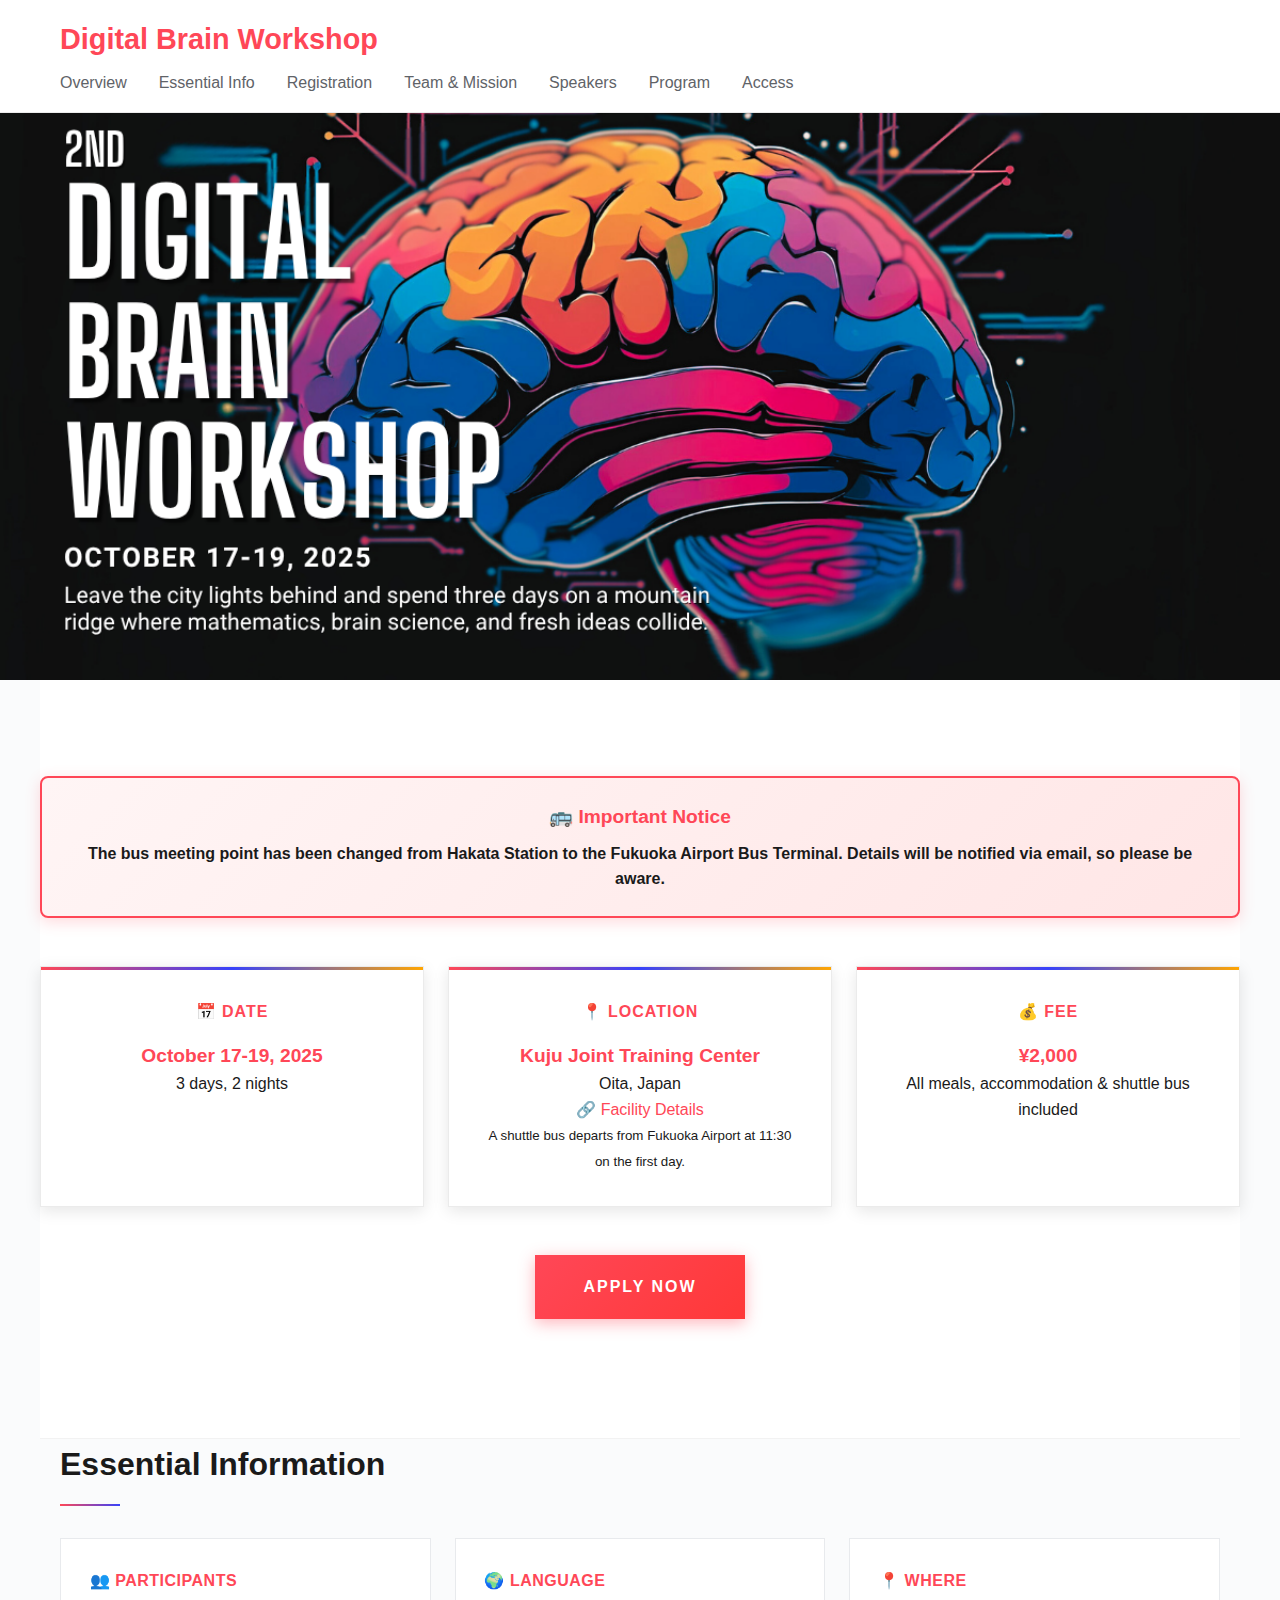
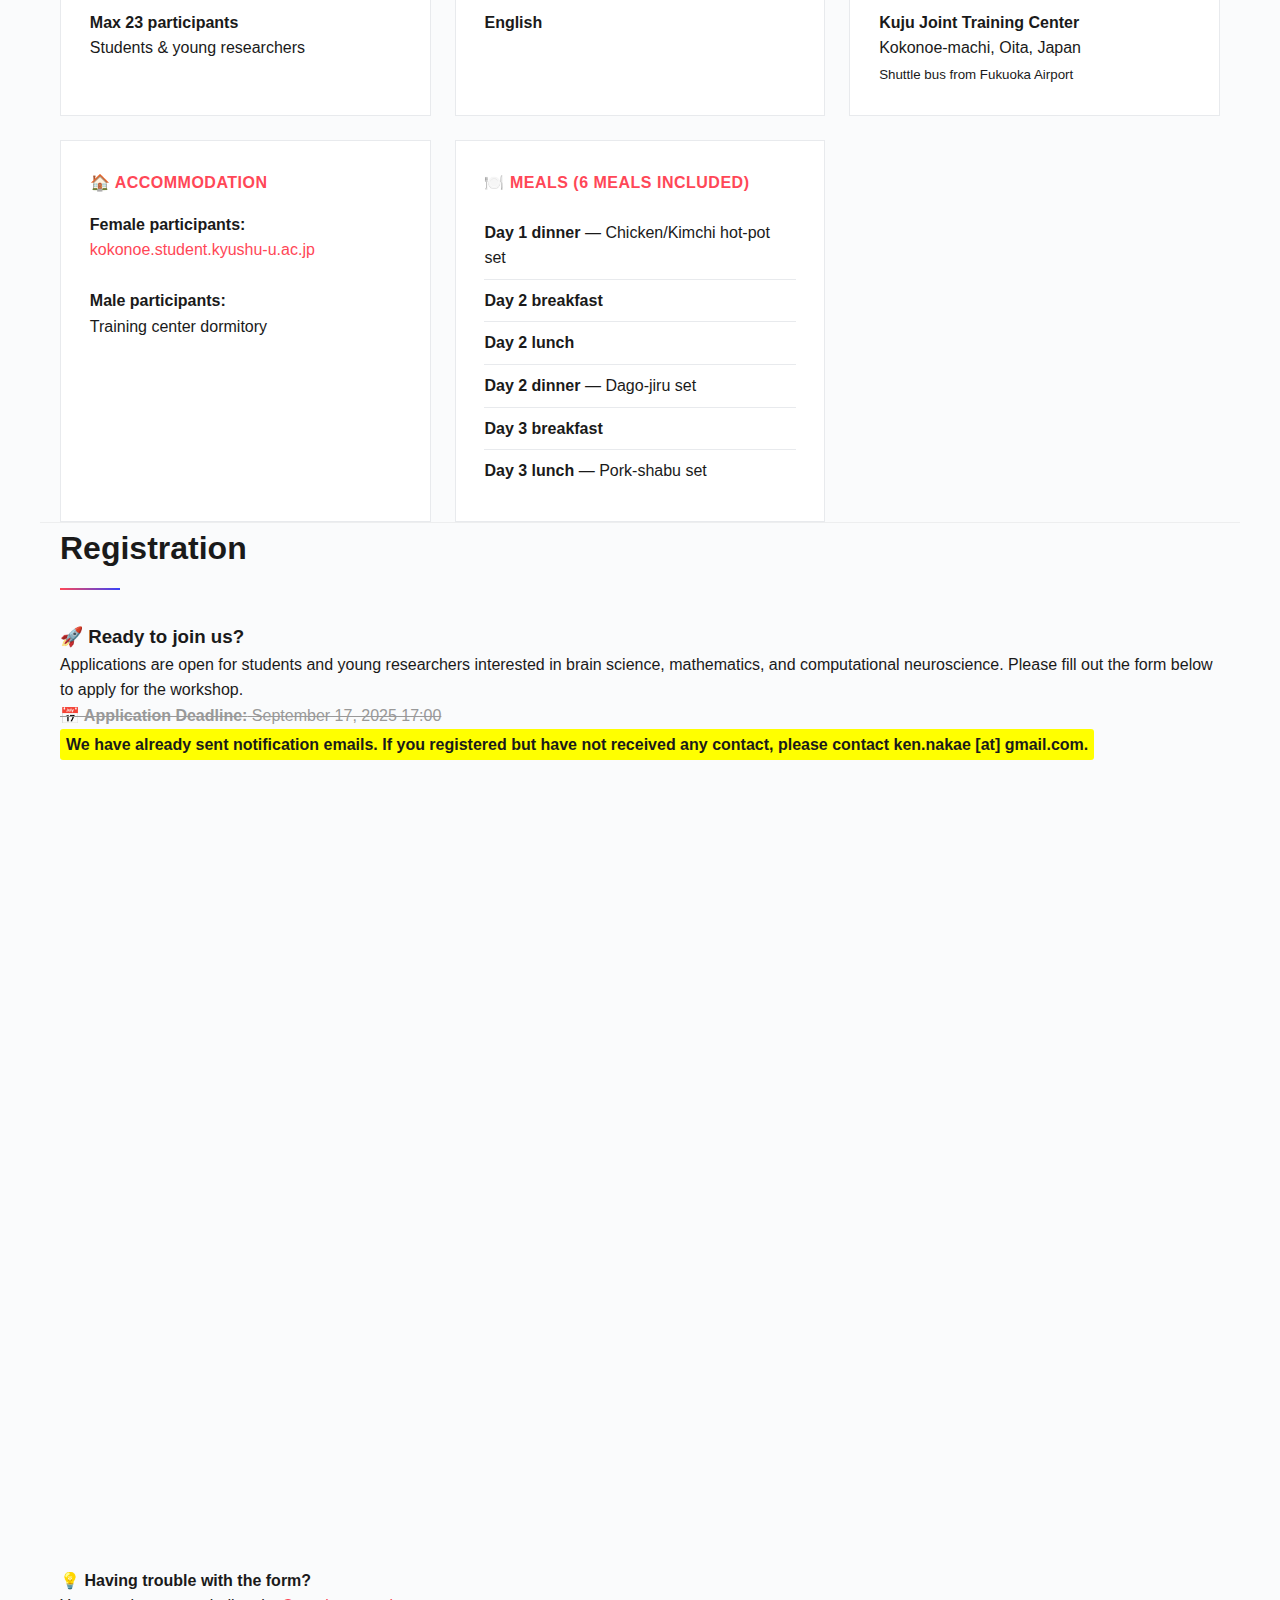
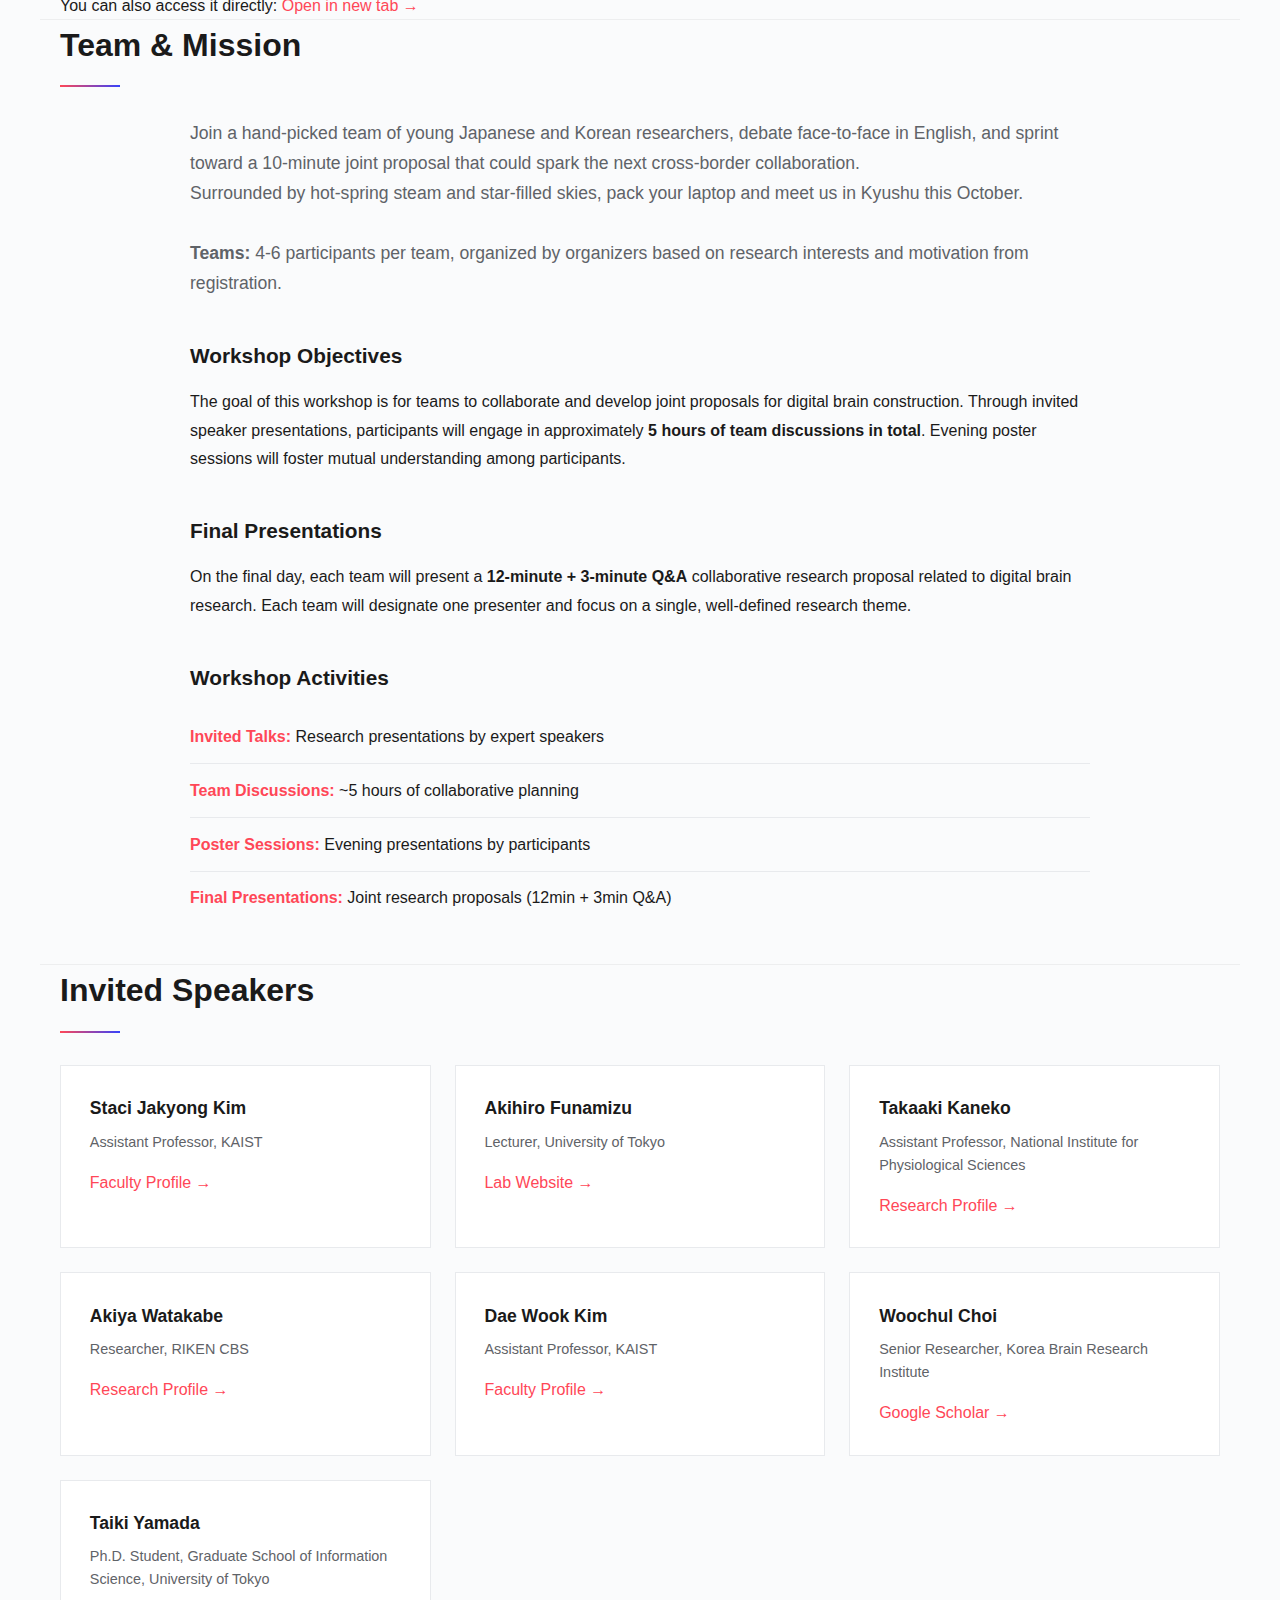
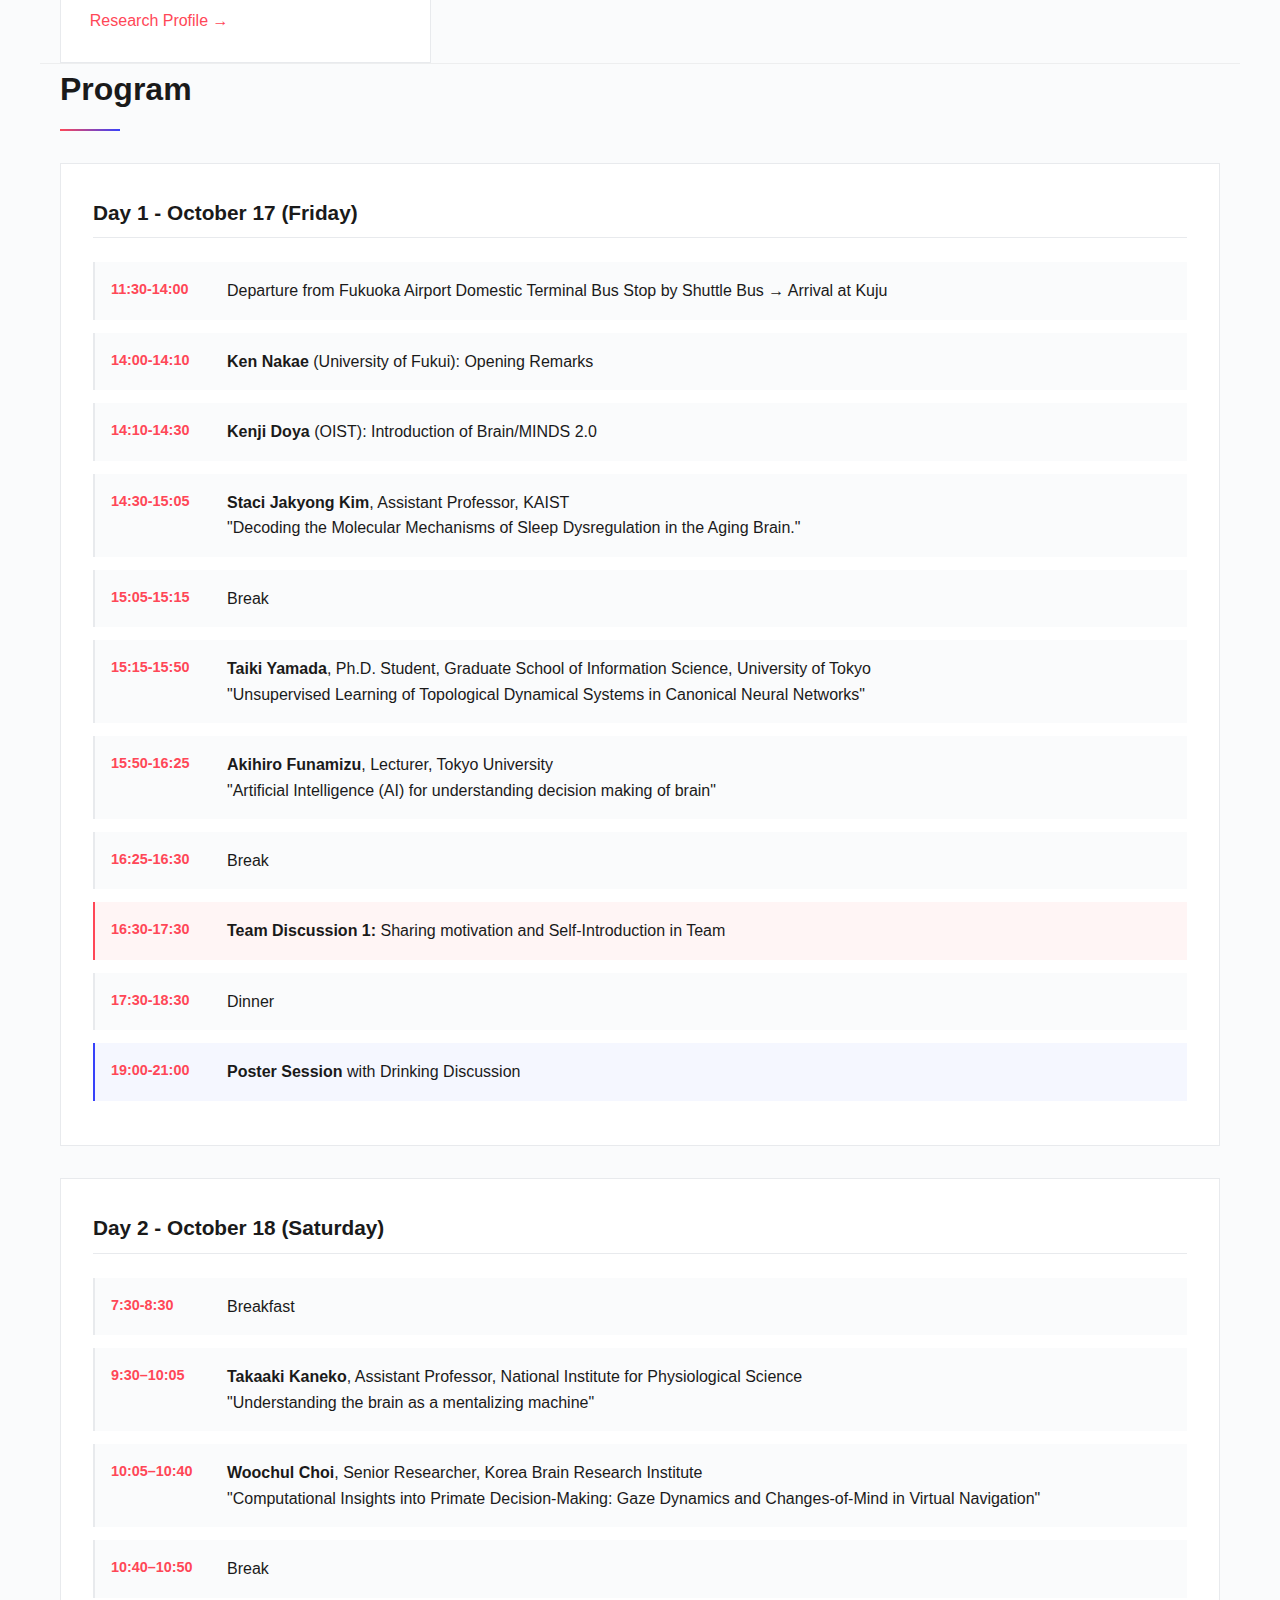
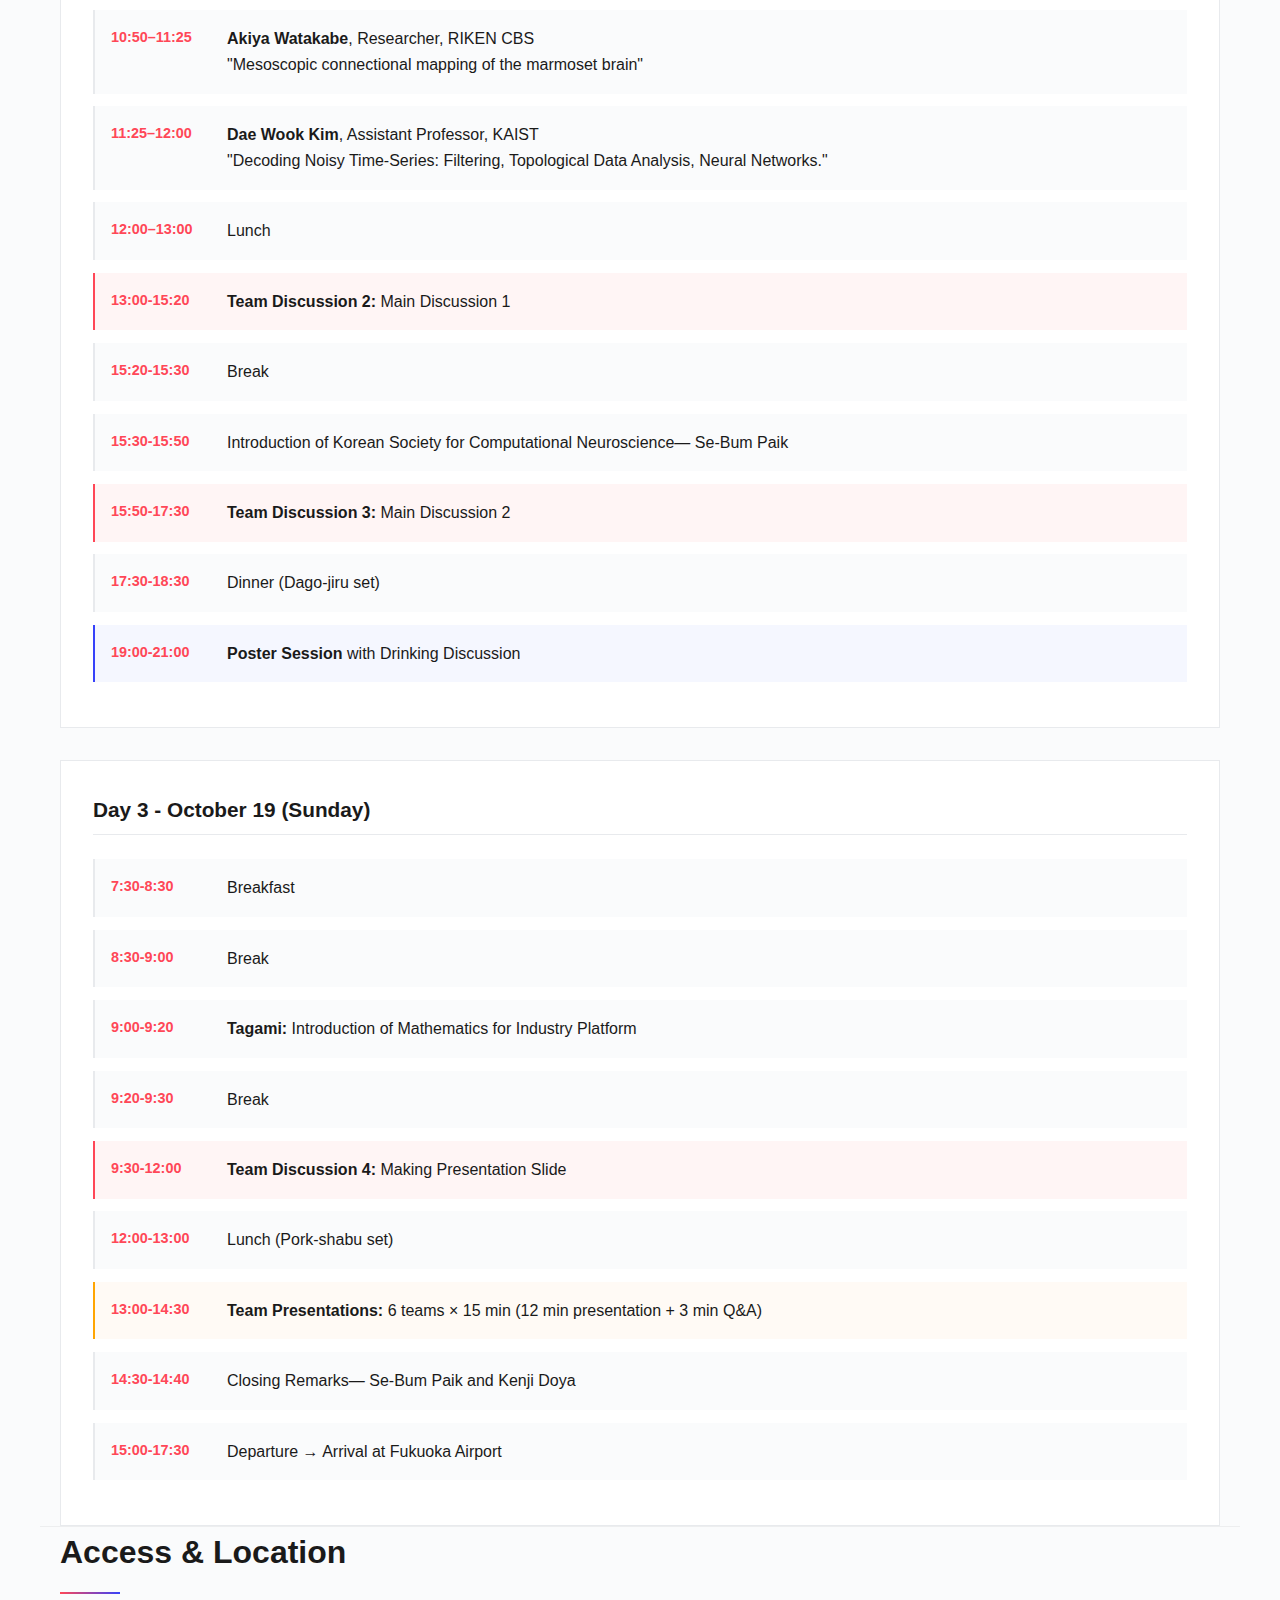
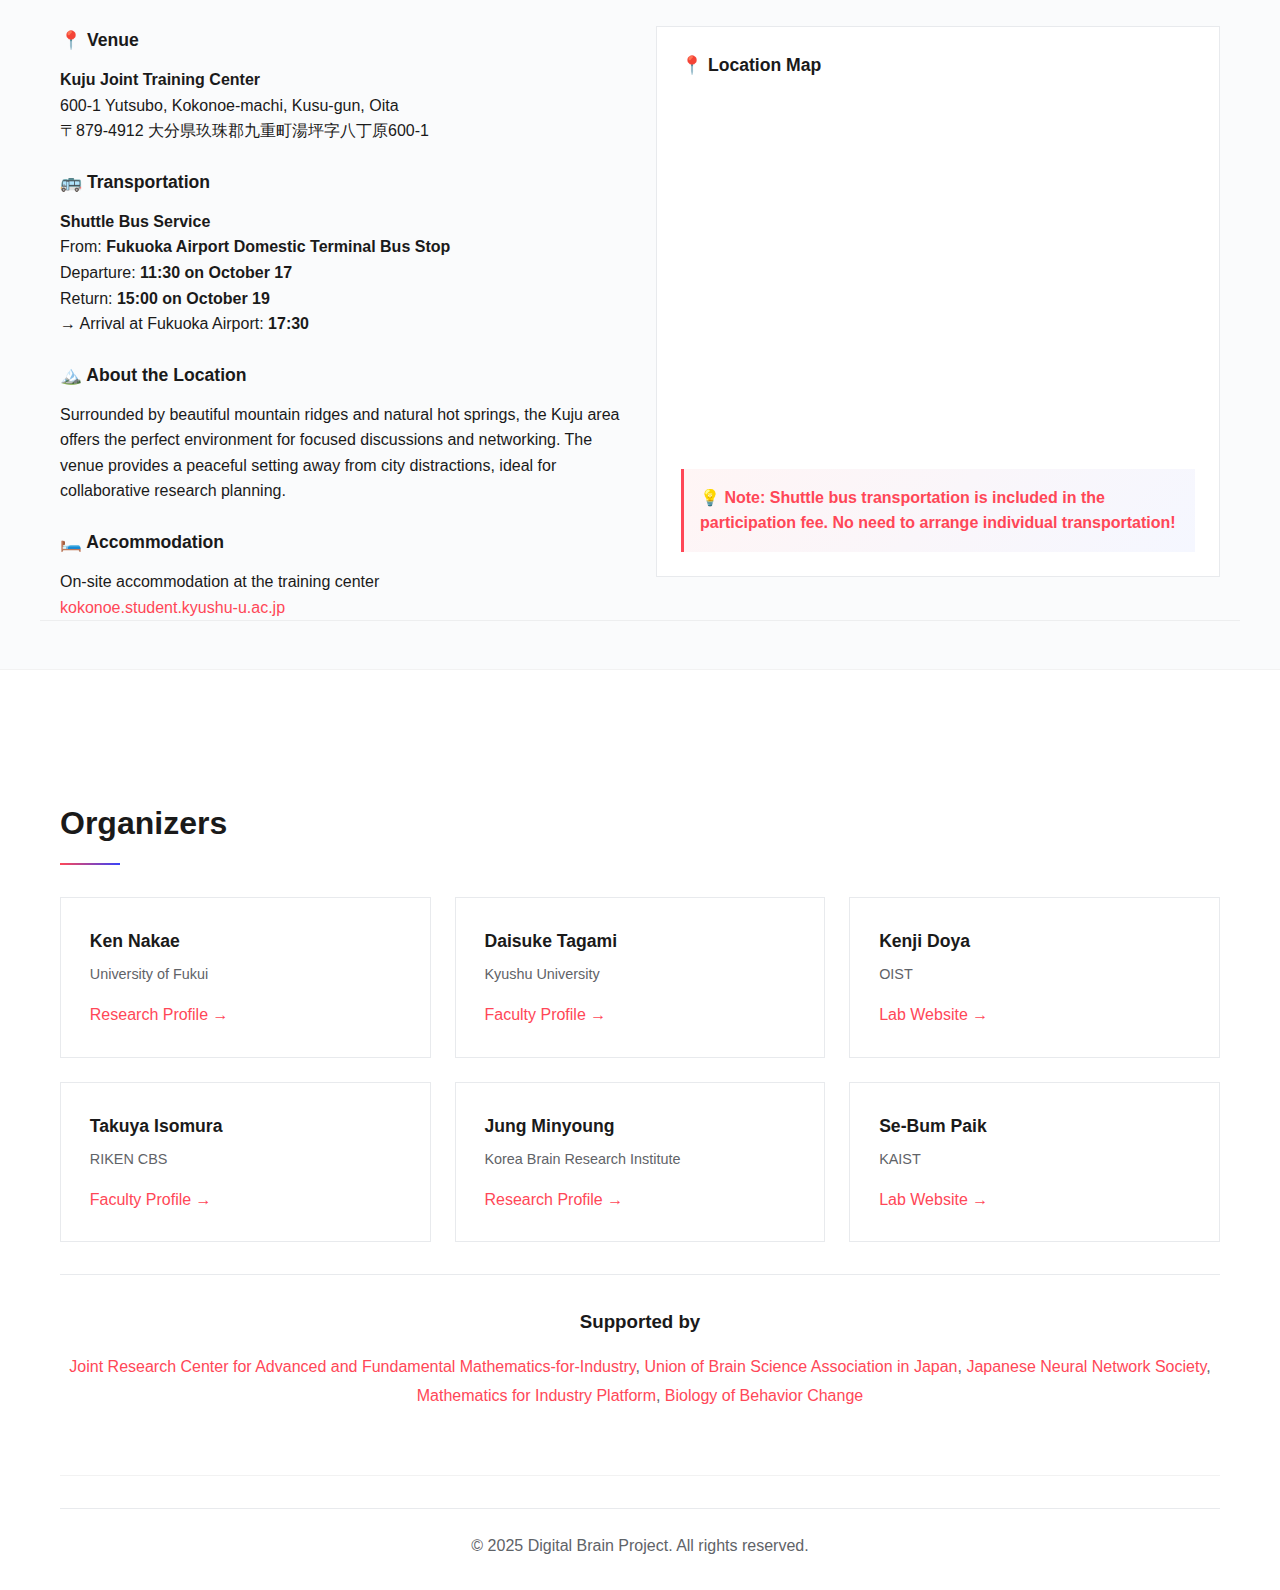
<file: index.html>
<!DOCTYPE html>
<html lang="en">
<head>
    <meta charset="UTF-8">
    <meta name="viewport" content="width=device-width, initial-scale=1.0">
    <title>2nd Digital Brain Workshop 2025 | October 17-19, Kyushu University</title>
    
    <!-- SEO改善: メタディスクリプション追加 -->
    <meta name="description" content="Join the 2nd Digital Brain Workshop on October 17-19, 2025 at Kuju Training Center, Oita. 3-day international workshop for students and researchers in brain science, computational neuroscience, and mathematics. Fee: ¥2,000 with all meals and accommodation included.">
    
    <!-- SEO改善: キーワード追加 -->
    <meta name="keywords" content="digital brain, neuroscience workshop, computational neuroscience, brain science, Kyushu University, Japan workshop, KAIST, OIST, RIKEN">
    <style>
/* Digital Brain Workshop CSS - スクロール効果完全版 */

/* リセットとベース設定 */
* {
    margin: 0;
    padding: 0;
    box-sizing: border-box;
}

:root {
    --primary-red: #ff4757;
    --primary-blue: #3742fa;
    --primary-orange: #ffa502;
    --dark-bg: #2c2c2c;
    --light-gray: #f8f9fa;
    --text-dark: #1a1a1a;
    --text-gray: #5f6368;
}

body {
    font-family: 'Inter', -apple-system, BlinkMacSystemFont, 'Segoe UI', Roboto, sans-serif;
    line-height: 1.6;
    color: #1a1a1a;
    background-color: #fafbfc;
}

.container {
    max-width: 1200px;
    margin: 0 auto;
    padding: 0 20px;
}

/* ヘッダー */
header {
    background-color: white;
    border-bottom: 1px solid rgba(0,0,0,0.08);
    padding: 1rem 0;
    backdrop-filter: blur(10px);
    position: fixed;
    top: 0;
    width: 100%;
    z-index: 1000;
}

header h1 {
    color: var(--primary-red);
    font-size: 1.8rem;
    margin-bottom: 0.5rem;
    font-weight: 800;
}

nav ul {
    list-style: none;
    display: flex;
    gap: 2rem;
    flex-wrap: wrap;
}

nav a {
    text-decoration: none;
    color: #5f6368;
    font-weight: 500;
    transition: color 0.3s ease;
    position: relative;
}

nav a:hover {
    color: var(--primary-red);
}

nav a::after {
    content: '';
    position: absolute;
    bottom: -5px;
    left: 0;
    width: 0;
    height: 2px;
    background: linear-gradient(90deg, #ff4757, #3742fa);
    transition: width 0.3s ease;
}

nav a:hover::after {
    width: 100%;
}

/* ヒーローセクション - 改良されたスクロール効果 */
.hero {
    position: relative;
    width: 100%;
    margin-top: 80px; /* ヘッダー分のマージン */
}

.hero-images-container {
    position: relative;
    width: 100%;
    height: 100vh; /* ビューポートの高さ */
    overflow: hidden;
}

.hero-image {
    position: absolute;
    top: 0;
    left: 0;
    width: 100%;
    height: 100%;
    object-fit: cover;
    object-position: center;
    transition: all 0.8s cubic-bezier(0.25, 0.46, 0.45, 0.94);
}

.hero-image-1 {
    z-index: 2;
    opacity: 1;
}

.hero-image-2 {
    z-index: 1;
    opacity: 0;
    transform: scale(1.1);
}

/* スクロール時のアニメーション クラス */
.hero-image-1.scrolled {
    opacity: 0;
    transform: translateY(-100px) scale(0.95);
}

.hero-image-2.scrolled {
    opacity: 1;
    transform: scale(1);
}

/* パララックス効果 */
.parallax {
    transform: translateY(0);
}

/* ヒーロー説明セクション */
#hero-description {
    padding: 4rem 0;
    background-color: white;
    color: #1a1a1a;
    position: relative;
    z-index: 10;
}

.description-content {
    text-align: center;
    margin-bottom: 3rem;
}

.elegant-description {
    font-family: 'Inter', sans-serif;
    font-size: 1.3rem;
    line-height: 1.7;
    color: #1a1a1a;
    max-width: 900px;
    margin: 0 auto;
    position: relative;
    font-weight: 400;
}

.elegant-description strong {
    color: var(--primary-red);
    font-weight: 700;
}

.bus-change-notice {
    background: linear-gradient(135deg, #fff5f5 0%, #ffe6e6 100%);
    border: 2px solid var(--primary-red);
    border-radius: 8px;
    padding: 1.5rem;
    margin: 2rem 0;
    text-align: center;
    box-shadow: 0 4px 15px rgba(255, 71, 87, 0.2);
}

.bus-change-notice h3 {
    color: var(--primary-red);
    font-size: 1.2rem;
    font-weight: 700;
    margin-bottom: 0.5rem;
}

.bus-change-notice p {
    color: #1a1a1a;
    font-weight: 600;
    margin: 0;
}

.event-info-cards {
    display: grid;
    grid-template-columns: repeat(auto-fit, minmax(250px, 1fr));
    gap: 1.5rem;
    margin-top: 3rem;
}

.event-info-card {
    background: white;
    border-radius: 0;
    padding: 2rem;
    text-align: center;
    border: 1px solid rgba(0,0,0,0.08);
    box-shadow: 0 4px 15px rgba(0,0,0,0.1);
    transition: all 0.4s cubic-bezier(0.25, 0.46, 0.45, 0.94);
    position: relative;
    overflow: hidden;
}

.event-info-card::before {
    content: '';
    position: absolute;
    top: 0;
    left: 0;
    width: 100%;
    height: 3px;
    background: linear-gradient(90deg, #ff4757 0%, #3742fa 50%, #ffa502 100%);
}

.event-info-card:hover {
    transform: translateY(-6px);
    box-shadow: 0 12px 35px rgba(255, 71, 87, 0.2);
}

.event-info-card h3 {
    color: var(--primary-red);
    margin-bottom: 1rem;
    font-size: 1rem;
    font-weight: 700;
    text-transform: uppercase;
    letter-spacing: 1px;
}

.event-info-card p {
    color: #1a1a1a;
    margin: 0;
    font-size: 1rem;
}

.event-info-card strong {
    color: var(--primary-red);
    font-size: 1.2rem;
    font-weight: 700;
}

.cta-button-container {
    text-align: center;
    margin: 3rem 0;
}

.apply-btn {
    display: inline-block;
    background: linear-gradient(135deg, #ff4757 0%, #ff3838 100%);
    color: white;
    padding: 1.2rem 3rem;
    font-size: 1rem;
    font-weight: 700;
    text-decoration: none;
    border-radius: 0;
    transition: all 0.3s ease;
    text-transform: uppercase;
    letter-spacing: 2px;
    border: none;
    box-shadow: 0 4px 15px rgba(255, 71, 87, 0.4);
    position: relative;
    overflow: hidden;
}

.apply-btn::before {
    content: '';
    position: absolute;
    top: 0;
    left: -100%;
    width: 100%;
    height: 100%;
    background: linear-gradient(90deg, transparent, rgba(255,255,255,0.3), transparent);
    transition: left 0.6s;
}

.apply-btn:hover::before {
    left: 100%;
}

.apply-btn:hover {
    transform: translateY(-3px);
    box-shadow: 0 6px 25px rgba(255, 71, 87, 0.6);
    background: linear-gradient(135deg, #ff3838 0%, #ff2828 100%);
    color: white;
    text-decoration: none;
}

/* セクション */
section {
    padding: 4rem 0;
}

section:not(.hero) {
    border-bottom: 1px solid rgba(0,0,0,0.05);
}

h2 {
    color: #1a1a1a;
    font-size: 2rem;
    margin-bottom: 2rem;
    font-weight: 600;
    position: relative;
    padding-bottom: 1rem;
}

h2::after {
    content: '';
    position: absolute;
    bottom: 0;
    left: 0;
    width: 60px;
    height: 2px;
    background: linear-gradient(90deg, #ff4757, #3742fa);
}

/* Team & Mission セクションの行間調整 */
.mission-content {
    max-width: 900px;
    margin: 0 auto;
}

.mission-overview {
    margin-bottom: 2.5rem;
}

.mission-overview p {
    font-size: 1.1rem;
    line-height: 1.7;
    color: #5f6368;
}

.mission-goals,
.mission-format,
.mission-activities {
    margin-bottom: 2.5rem;
}

.mission-goals h3,
.mission-format h3,
.mission-activities h3 {
    color: #1a1a1a;
    font-size: 1.3rem;
    font-weight: 600;
    margin-bottom: 1rem;
    margin-top: 0;
}

.mission-goals p,
.mission-format p {
    line-height: 1.8;
    margin-bottom: 0;
    color: #1a1a1a;
}

.mission-activities ul {
    list-style: none;
    padding-left: 0;
    margin: 0;
}

.mission-activities li {
    padding: 0.8rem 0;
    border-bottom: 1px solid #e8eaed;
    line-height: 1.7;
}

.mission-activities li:last-child {
    border-bottom: none;
}

.mission-activities li strong {
    color: var(--primary-red);
    font-weight: 600;
}

/* Essential Information */
.info-grid {
    display: grid;
    grid-template-columns: repeat(auto-fit, minmax(300px, 1fr));
    gap: 1.5rem;
    margin-top: 2rem;
}

.info-card {
    background-color: white;
    padding: 1.8rem;
    border-radius: 0;
    border: 1px solid #e8eaed;
    transition: all 0.3s ease;
    position: relative;
}

.info-card:hover {
    border-color: var(--primary-red);
    box-shadow: 0 4px 20px rgba(255, 71, 87, 0.15);
}

.info-card h3 {
    color: var(--primary-red);
    margin-bottom: 1rem;
    font-size: 1rem;
    font-weight: 700;
    text-transform: uppercase;
    letter-spacing: 0.5px;
}

.fee {
    font-size: 1.6rem;
    font-weight: 700;
    color: var(--primary-red);
}

.meal-list {
    list-style: none;
}

.meal-list li {
    padding: 0.5rem 0;
    border-bottom: 1px solid #e8eaed;
    color: #1a1a1a;
}

.meal-list li:last-child {
    border-bottom: none;
}

/* 講演者カード */
.speakers-grid {
    display: grid;
    grid-template-columns: repeat(auto-fit, minmax(300px, 1fr));
    gap: 1.5rem;
    margin-top: 1.5rem;
}

.speaker-card {
    background-color: white;
    border-radius: 0;
    padding: 1.8rem;
    border: 1px solid #e8eaed;
    transition: all 0.3s ease;
    text-align: left;
}

.speaker-card:hover {
    border-color: var(--primary-red);
    transform: translateY(-2px);
    box-shadow: 0 6px 25px rgba(255, 71, 87, 0.12);
}

.speaker-card h3 {
    color: #1a1a1a;
    margin-bottom: 0.5rem;
    font-size: 1.1rem;
    font-weight: 600;
}

.speaker-card .affiliation {
    color: #5f6368;
    margin-bottom: 1rem;
    font-size: 0.9rem;
}

/* スケジュール */
.schedule-container {
    display: flex;
    flex-direction: column;
    gap: 2rem;
}

.day-schedule {
    background-color: white;
    border-radius: 0;
    padding: 2rem;
    border: 1px solid #e8eaed;
}

.day-schedule h3 {
    color: #1a1a1a;
    margin-bottom: 1.5rem;
    font-size: 1.3rem;
    font-weight: 600;
    border-bottom: 1px solid #e8eaed;
    padding-bottom: 0.5rem;
}

.schedule-item {
    display: flex;
    margin-bottom: 0.8rem;
    padding: 1rem;
    background-color: #fafbfc;
    border-radius: 0;
    border-left: 2px solid #e8eaed;
    transition: all 0.3s ease;
}

.schedule-item:hover {
    border-left-color: var(--primary-red);
    background-color: #fff5f5;
}

.schedule-item.team-discussion {
    border-left-color: var(--primary-red);
    background-color: #fff5f5;
}

.schedule-item.poster {
    border-left-color: var(--primary-blue);
    background-color: #f5f7ff;
}

.schedule-item.presentation {
    border-left-color: var(--primary-orange);
    background-color: #fffaf5;
}

.time {
    font-weight: 700;
    color: var(--primary-red);
    min-width: 100px;
    flex-shrink: 0;
    font-size: 0.9rem;
}

.activity {
    color: #1a1a1a;
    flex: 1;
    margin-left: 1rem;
}

/* フッター・オーガナイザー */
footer {
    background-color: white;
    color: #1a1a1a;
    padding: 4rem 0 2rem;
    margin-top: 3rem;
    border-top: 1px solid rgba(0,0,0,0.05);
}

.organizers-grid {
    display: grid;
    grid-template-columns: repeat(auto-fit, minmax(280px, 1fr));
    gap: 1.5rem;
    margin-bottom: 2rem;
}

.organizer-card {
    background-color: white;
    border-radius: 0;
    padding: 1.8rem;
    border: 1px solid #e8eaed;
    transition: all 0.3s ease;
}

.organizer-card:hover {
    border-color: var(--primary-red);
    transform: translateY(-2px);
    box-shadow: 0 6px 25px rgba(255, 71, 87, 0.12);
}

.organizer-card h3 {
    color: #1a1a1a;
    margin-bottom: 0.5rem;
    font-size: 1.1rem;
    font-weight: 600;
}

.organizer-card .affiliation {
    color: #5f6368;
    margin-bottom: 1rem;
    font-size: 0.9rem;
}

.sponsors {
    text-align: center;
    margin-top: 2rem;
    padding-top: 2rem;
    border-top: 1px solid #e8eaed;
}

.sponsors h3 {
    color: #1a1a1a;
    margin-bottom: 1rem;
    font-weight: 600;
}

.sponsors p {
    color: #5f6368;
    margin: 0;
    line-height: 1.8;
}

.footer-links {
    text-align: center;
    margin-top: 2rem;
    padding-top: 1.5rem;
    border-top: 1px solid #e8eaed;
}

.footer-links p {
    color: #5f6368;
    margin: 0;
}

/* Access & Location */
.location-grid {
    display: grid;
    grid-template-columns: 1fr 1fr;
    gap: 2rem;
    align-items: start;
}

.location-info h3 {
    color: #1a1a1a;
    margin-top: 1.5rem;
    margin-bottom: 0.8rem;
    font-size: 1.1rem;
    font-weight: 600;
}

.location-info h3:first-child {
    margin-top: 0;
}

.map-container {
    background-color: white;
    padding: 1.5rem;
    border-radius: 0;
    border: 1px solid #e8eaed;
}

.map-container h3 {
    color: #1a1a1a;
    margin-top: 0;
    margin-bottom: 1rem;
    font-size: 1.1rem;
    font-weight: 600;
}

.transportation-note {
    background: linear-gradient(135deg, #fff5f5 0%, #f5f7ff 100%);
    padding: 1rem;
    border-radius: 0;
    margin-top: 1rem;
    border-left: 3px solid var(--primary-red);
}

.transportation-note p {
    margin: 0;
    color: var(--primary-red);
    font-weight: 600;
}

/* リンク */
a {
    color: var(--primary-red);
    text-decoration: none;
    transition: all 0.3s ease;
}

a:hover {
    color: var(--primary-blue);
}

/* Back to top */
#back-to-top {
    position: fixed;
    bottom: 20px;
    right: 20px;
    background: linear-gradient(135deg, #ff4757 0%, #3742fa 100%);
    color: white;
    border: none;
    border-radius: 0;
    width: 50px;
    height: 50px;
    font-size: 18px;
    cursor: pointer;
    display: none;
    z-index: 1000;
    transition: all 0.3s ease;
}

#back-to-top:hover {
    transform: translateY(-2px);
    box-shadow: 0 4px 15px rgba(255, 71, 87, 0.5);
}

/* レスポンシブ */
@media (max-width: 768px) {
    .hero-images-container {
        height: 50vh; /* モバイルでは高さを調整 */
    }
    
    .location-grid {
        grid-template-columns: 1fr;
        gap: 1.5rem;
    }
    
    .schedule-item {
        flex-direction: column;
    }
    
    .time {
        min-width: auto;
        margin-bottom: 0.3rem;
    }
    
    .activity {
        margin-left: 0;
    }
    
    nav ul {
        flex-direction: column;
        gap: 1rem;
    }
    
    .info-grid {
        grid-template-columns: 1fr;
    }
    
    .container {
        padding: 0 15px;
    }
}
/* === フェード切り替え機能（最終版・整理済み） === */
/* ヒーローセクション */
.hero {
    position: relative !important;
    width: 100% !important;
    margin-top: 80px !important;
    height: 60vh !important; /* ←500pxから60vhに変更 */
    overflow: hidden !important;
}

/* 画像設定 */
.hero-image {
    position: absolute !important;
    top: 0 !important;
    left: 0 !important;
    width: 100% !important;
    height: 100% !important;
    opacity: 0 !important;
    transition: opacity 1.5s ease-in-out !important;
    object-fit: cover !important;
    object-position: center center !important;
}

.hero-image.active {
    opacity: 1 !important;
}

.hero-image:first-child {
    position: absolute !important;
}

/* 矢印コントロール */
.hero-controls {
    position: absolute !important;
    top: 50% !important;
    transform: translateY(-50%) !important;
    z-index: 15 !important;
}

.hero-controls.prev { 
    left: 15px !important; 
}

.hero-controls.next { 
    right: 15px !important; 
}

.control-button {
    background: none !important;
    border: none !important;
    color: white !important;
    width: 30px !important;
    height: 30px !important;
    border-radius: 0 !important;
    cursor: pointer !important;
    font-size: 18px !important;
    font-weight: bold !important;
    transition: all 0.3s ease !important;
    text-shadow: 2px 2px 4px rgba(0,0,0,0.8) !important;
}

.control-button:hover {
    transform: scale(1.3) !important;
    color: rgba(255,255,255,0.8) !important;
}

/* インジケーター */
.indicators {
    position: absolute !important;
    bottom: 30px !important;
    left: 50% !important;
    transform: translateX(-50%) !important;
    display: flex !important;
    gap: 12px !important;
    z-index: 15 !important;
}

.indicator {
    width: 6px !important;
    height: 6px !important;
    border-radius: 50% !important;
    background: rgba(255,255,255,0.5) !important;
    cursor: pointer !important;
    transition: all 0.3s ease !important;
    border: 1px solid rgba(255,255,255,0.3) !important;
}

.indicator.active {
    background: white !important;
    border-color: white !important;
    transform: scale(1.3) !important;
}

/* 自動再生ボタン */
.autoplay-status {
    position: absolute !important;
    top: 20px !important;
    right: 20px !important;
    color: white !important;
    background: rgba(255,255,255,0.15) !important;
    padding: 8px 16px !important;
    border-radius: 20px !important;
    font-size: 12px !important;
    font-weight: 500 !important;
    z-index: 15 !important;
    cursor: pointer !important;
    transition: all 0.3s ease !important;
    backdrop-filter: blur(10px) !important;
    border: 1px solid rgba(255,255,255,0.2) !important;
    text-transform: uppercase !important;
    letter-spacing: 0.5px !important;
}

.autoplay-status:hover {
    background: rgba(255,255,255,0.25) !important;
    border-color: rgba(255,255,255,0.4) !important;
    transform: translateY(-1px) !important;
}

/* レスポンシブ対応 */
@media (min-width: 1200px) {
    .hero {
        height: 600px !important;
    }
}

@media (max-width: 1199px) and (min-width: 768px) {
    .hero {
        height: 450px !important;
    }
}

@media (max-width: 767px) {
    .hero {
        height: 350px !important;
    }
    
    .autoplay-status {
        font-size: 10px !important;
        padding: 6px 12px !important;
        top: 15px !important;
        right: 15px !important;
    }
    
    .control-button {
        width: 25px !important;
        height: 25px !important;
        font-size: 16px !important;
    }
    
    .hero-controls.prev {
        left: 10px !important;
    }
    
    .hero-controls.next {
        right: 10px !important;
    }
    
    .indicators {
        bottom: 15px !important;
    }
}

@media (max-width: 480px) {
    .hero {
        height: 300px !important;
    }
}
/* ハンバーガーメニュー用CSS */
.menu-toggle {
    display: none;
    background: none;
    border: none;
    padding: 0.5rem;
    cursor: pointer;
}
.menu-toggle .menu-bar {
    display: block;
    width: 24px;
    height: 2px;
    margin: 5px 0;
    background: #5f6368;
    transition: transform 0.3s ease, opacity 0.3s ease;
}

@media (max-width: 768px) {
    /* モバイル時はトグルを表示し、navをドロップダウンに */
    .menu-toggle { display: inline-block; }
    header { position: fixed; } /* 既存通り固定 */
    /* ドロップダウンメニューはヘッダー直下に重ねて出す */
    nav#site-nav {
        display: none;              /* 初期は閉じる */
        position: absolute;
        top: 100%;
        left: 0; right: 0;
        background: #fff;
        padding: 1rem;
        border-top: 1px solid rgba(0,0,0,0.1);
        z-index: 1001;             /* ヘッダーより前面 */
    }
    nav#site-nav.open { display: block; }
    nav#site-nav ul {
        display: flex;
        flex-direction: column;
        gap: 1rem;
        margin: 0;
        padding: 0;
        list-style: none;
    }
    /* ハンバーガーを"X"に */
    .menu-toggle[aria-expanded="true"] .menu-bar:nth-child(1) { transform: translateY(7px) rotate(45deg); }
    .menu-toggle[aria-expanded="true"] .menu-bar:nth-child(2) { opacity: 0; }
    .menu-toggle[aria-expanded="true"] .menu-bar:nth-child(3) { transform: translateY(-7px) rotate(-45deg); }
}

/* Strikethrough style */
.strikethrough {
    text-decoration: line-through;
    color: #999;
}
    </style>
</head>
<body>
    <header>
        <div class="container">
            <h1><a href="#overview" style="text-decoration: none; color: inherit;">Digital Brain Workshop</a></h1>
            <button class="menu-toggle" aria-controls="site-nav" aria-expanded="false" aria-label="Open menu">
                <span class="menu-bar"></span>
                <span class="menu-bar"></span>
                <span class="menu-bar"></span>
            </button>
            <nav id="site-nav">
                <ul>
                    <li><a href="#overview">Overview</a></li>
                    <li><a href="#essential-info">Essential Info</a></li>
                    <li><a href="#registration">Registration</a></li>
                    <li><a href="#team-mission">Team & Mission</a></li>
                    <li><a href="#speakers">Speakers</a></li>
                    <li><a href="#program">Program</a></li>
                    <li><a href="#access">Access</a></li>
                </ul>
            </nav>
        </div>
    </header>

    <main>
        <section id="overview" class="hero">
    <img src="images/pattern_2.png" alt="2nd Digital Brain Workshop" class="hero-image active">
    <!-- 
    <img src="images/pattern_4.png" alt="Workshop Description" class="hero-image">
    <div class="hero-controls prev">
        <button class="control-button" onclick="prevImage()">‹</button>
    </div>
    <div class="hero-controls next">
        <button class="control-button" onclick="nextImage()">›</button>
    </div>
    
    <div class="indicators">
        <div class="indicator active" onclick="showImage(0)"></div>
        <div class="indicator" onclick="showImage(1)"></div>
    </div>
    
    <div class="autoplay-status" onclick="toggleAutoPlay()">
        <span id="autoplay-text">AUTO PLAY ON</span>
    </div>
    -->
        </section>

        <section id="hero-description" class="container">
            <!-- Bus Change Notice -->
            <div class="bus-change-notice">
                <h3>🚌 Important Notice</h3>
                <p>The bus meeting point has been changed from Hakata Station to the <strong>Fukuoka Airport Bus Terminal</strong>. Details will be notified via email, so please be aware.</p>
            </div>

            <div class="event-info-cards">
                <div class="event-info-card">
                    <h3>📅 Date</h3>
                    <p><strong>October 17-19, 2025</strong><br>3 days, 2 nights</p>
                </div>
                <div class="event-info-card">
                    <h3>📍 Location</h3>
                    <p><strong><a href="https://www.kyushu-u.ac.jp/ja/university/facility/kokonoe/" target="_blank" rel="noopener noreferrer">Kuju Joint Training Center</a></strong><br>
                    Oita, Japan<br>
                    <a href="https://www.kyushu-u.ac.jp/ja/university/facility/kokonoe/" target="_blank" rel="noopener noreferrer">🔗 Facility Details</a><br>
                    <small>A shuttle bus departs from Fukuoka Airport at 11:30 on the first day.</small>
                    </p>
                </div>
                <div class="event-info-card">
                    <h3>💰 Fee</h3>
                    <p><strong>¥2,000</strong><br>
                    All meals, accommodation & shuttle bus included</p>
                </div>
            </div>
            <div class="cta-button-container">
                <a href="#registration" class="apply-btn">Apply Now</a>
            </div>
        </section>

        <section id="essential-info" class="container">
            <h2>Essential Information</h2>
            
            <div class="info-grid">
                <div class="info-card">
                    <h3>👥 Participants</h3>
                    <p><strong>Max 23 participants</strong><br>
                    Students & young researchers</p>
                </div>

                <div class="info-card">
                    <h3>🌍 Language</h3>
                    <p><strong>English</strong></p>
                </div>

                <div class="info-card">
                    <h3>📍 Where</h3>
                    <p><strong>Kuju Joint Training Center</strong><br>
                    Kokonoe-machi, Oita, Japan<br>
                    <small>Shuttle bus from Fukuoka Airport</small></p>
                </div>

                <div class="info-card">
                    <h3>🏠 Accommodation</h3>
                    <p><strong>Female participants:</strong><br>
                    <a href="http://kokonoe.student.kyushu-u.ac.jp" target="_blank">kokonoe.student.kyushu-u.ac.jp</a><br><br>
                    <strong>Male participants:</strong><br>
                    Training center dormitory</p>
                </div>

                <div class="info-card">
                    <h3>🍽️ Meals (6 meals included)</h3>
                    <ul class="meal-list">
                        <li><strong>Day 1 dinner</strong> — Chicken/Kimchi hot-pot set</li>
                        <li><strong>Day 2 breakfast</strong></li>
                        <li><strong>Day 2 lunch</strong></li>
                        <li><strong>Day 2 dinner</strong> — Dago-jiru set</li>
                        <li><strong>Day 3 breakfast</strong></li>
                        <li><strong>Day 3 lunch</strong> — Pork-shabu set</li>
                    </ul>
                </div>
            </div>
        </section>

        <section id="registration" class="container">
            <h2>Registration</h2>
            
            <div class="registration-info">
                <h3>🚀 Ready to join us?</h3>
                <p>Applications are open for students and young researchers interested in brain science, mathematics, and computational neuroscience. Please fill out the form below to apply for the workshop.</p>
                
            <div class="application-deadline">
                <p class="strikethrough"><strong>📅 Application Deadline:</strong> September 17, 2025 17:00</p>
            </div>

            <p><span style="background-color: #ffff00 !important; padding: 3px 6px !important; border-radius: 3px; display: inline-block;"><strong>We have already sent notification emails. If you registered but have not received any contact, please contact ken.nakae [at] gmail.com.</strong></span></p>
            </div>
            
            <div class="form-container">
                <iframe 
                    src="https://docs.google.com/forms/d/e/1FAIpQLScImy8s9SEsUoph13AOa3I6GvO0yuGWmLbJWE9PjMOoTf_rGw/viewform?embedded=true" 
                    width="100%" 
                    height="800" 
                    frameborder="0" 
                    marginheight="0" 
                    marginwidth="0">
                    Loading…
                </iframe>
            </div>
            
            <div class="registration-note">
                <p><strong>💡 Having trouble with the form?</strong><br>
                You can also access it directly: <a href="https://docs.google.com/forms/d/e/1FAIpQLScImy8s9SEsUoph13AOa3I6GvO0yuGWmLbJWE9PjMOoTf_rGw/viewform" target="_blank">Open in new tab →</a></p>
            </div>
        </section>

        <section id="team-mission" class="container">
            <h2>Team & Mission</h2>
            <div class="mission-content">
                <div class="mission-overview">
                    <p>
                        Join a hand‑picked team of young Japanese and Korean researchers, debate face‑to‑face in English, and sprint toward a 10‑minute joint proposal that could spark the next cross‑border collaboration.<br>
                        Surrounded by hot‑spring steam and star‑filled skies, pack your laptop and meet us in Kyushu this October.<br>
                        <br>
                        <strong>Teams:</strong> 4-6 participants per team, organized by organizers based on research interests and motivation from registration.
                    </p>
                </div>

                <div class="mission-goals">
                    <h3>Workshop Objectives</h3>
                    <p>The goal of this workshop is for teams to collaborate and develop joint proposals for digital brain construction. Through invited speaker presentations, participants will engage in approximately <strong>5 hours of team discussions in total</strong>. Evening poster sessions will foster mutual understanding among participants.</p>
                </div>

                <div class="mission-format">
                    <h3>Final Presentations</h3>
                    <p>On the final day, each team will present a <strong>12-minute + 3-minute Q&A</strong> collaborative research proposal related to digital brain research. Each team will designate one presenter and focus on a single, well-defined research theme.</p>
                </div>

                <div class="mission-activities">
                    <h3>Workshop Activities</h3>
                    <ul>
                        <li><strong>Invited Talks:</strong> Research presentations by expert speakers</li>
                        <li><strong>Team Discussions:</strong> ~5 hours of collaborative planning</li>
                        <li><strong>Poster Sessions:</strong> Evening presentations by participants</li>
                        <li><strong>Final Presentations:</strong> Joint research proposals (12min + 3min Q&A)</li>
                    </ul>
                </div>
            </div>
        </section>

        <section id="speakers" class="container">
            <h2>Invited Speakers</h2>
            
            <div class="speakers-grid">
                <div class="speaker-card">
                    <h3>Staci Jakyong Kim</h3>
                    <p class="affiliation">Assistant Professor, KAIST</p>
                    <a href="https://bcs.kaist.ac.kr/sub020101/view/id/194" target="_blank">Faculty Profile →</a>
                </div>
                
                <div class="speaker-card">
                    <h3>Akihiro Funamizu</h3>
                    <p class="affiliation">Lecturer, University of Tokyo</p>
                    <a href="https://sites.google.com/g.ecc.u-tokyo.ac.jp/funamizu-lab/home_eng?authuser=0" target="_blank">Lab Website →</a>
                </div>
                
                <div class="speaker-card">
                    <h3>Takaaki Kaneko</h3>
                    <p class="affiliation">Assistant Professor, National Institute for Physiological Sciences</p>
                    <a href="https://researchmap.jp/takaakikaneko?lang=en" target="_blank">Research Profile →</a>
                </div>
                
                <div class="speaker-card">
                    <h3>Akiya Watakabe</h3>
                    <p class="affiliation">Researcher, RIKEN CBS</p>
                    <a href="https://researchmap.jp/karbey" target="_blank">Research Profile →</a>
                </div>
                
                <div class="speaker-card">
                    <h3>Dae Wook Kim</h3>
                    <p class="affiliation">Assistant Professor, KAIST</p>
                    <a href="https://bcs.kaist.ac.kr/sub020101/view/id/197" target="_blank">Faculty Profile →</a>
                </div>
                
                <div class="speaker-card">
                    <h3>Woochul Choi</h3>
                    <p class="affiliation">Senior Researcher, Korea Brain Research Institute</p>
                    <a href="https://scholar.google.com/citations?hl=en&user=Q-rBsuIAAAAJ" target="_blank">Google Scholar →</a>
                </div>
      
                <div class="speaker-card">
                <h3>Taiki Yamada</h3>
                    <p class="affiliation">Ph.D. Student, Graduate School of Information Science, University of Tokyo</p>
                    <a href="https://sites.google.com/g.ecc.u-tokyo.ac.jp/yamada/" target="_blank">Research Profile →</a>
                </div>
                
            </div>
        </section>

        <section id="program" class="container">
            <h2>Program</h2>
            
            <div class="schedule-container">
                <div class="day-schedule">
                    <h3>Day 1 - October 17 (Friday)</h3>
                    <div class="schedule-item">
                        <span class="time">11:30-14:00</span>
                        <span class="activity">Departure from Fukuoka Airport Domestic Terminal Bus Stop by Shuttle Bus → Arrival at Kuju</span>
                    </div>
                    <div class="schedule-item">
                        <span class="time">14:00-14:10</span>
                        <span class="activity"><strong>Ken Nakae</strong> (University of Fukui): Opening Remarks</span>
                    </div>
                    <div class="schedule-item">
                        <span class="time">14:10-14:30</span>
                        <span class="activity"><strong>Kenji Doya</strong> (OIST): Introduction of Brain/MINDS 2.0</span>
                    </div>
                    <div class="schedule-item">
                        <span class="time">14:30-15:05</span>
                        <span class="activity">
                            <strong>Staci Jakyong Kim</strong>, Assistant Professor, KAIST<br>
                            "Decoding the Molecular Mechanisms of Sleep Dysregulation in the Aging Brain."
                        </span>
                    </div>
                    <div class="schedule-item">
                        <span class="time">15:05-15:15</span>
                        <span class="activity">Break</span>
                    </div>
                    <div class="schedule-item">
                        <span class="time">15:15-15:50</span>
                        <span class="activity">
                            <strong>Taiki Yamada</strong>, Ph.D. Student, Graduate School of Information Science, University of Tokyo<br>
                            "Unsupervised Learning of Topological Dynamical Systems in Canonical Neural Networks"
                        </span>
                    </div>
                    <div class="schedule-item">
                        <span class="time">15:50-16:25</span>
                        <span class="activity">
                            <strong>Akihiro Funamizu</strong>, Lecturer, Tokyo University<br>
                            "Artificial Intelligence (AI) for understanding decision making of brain"
                        </span>
                    </div>
                    <div class="schedule-item">
                        <span class="time">16:25-16:30</span>
                        <span class="activity">Break</span>
                    </div>
                    <div class="schedule-item team-discussion">
                        <span class="time">16:30-17:30</span>
                        <span class="activity"><strong>Team Discussion 1:</strong> Sharing motivation and Self-Introduction in Team</span>
                    </div>
                    <div class="schedule-item">
                        <span class="time">17:30-18:30</span>
                        <span class="activity">Dinner</span>
                    </div>
                    <div class="schedule-item poster">
                        <span class="time">19:00-21:00</span>
                        <span class="activity"><strong>Poster Session</strong> with Drinking Discussion</span>
                    </div>
                </div>

                <div class="day-schedule">
                    <h3>Day 2 - October 18 (Saturday)</h3>
                    <div class="schedule-item">
                        <span class="time">7:30-8:30</span>
                        <span class="activity">Breakfast</span>
                    </div>
                    <div class="schedule-item">
                        <span class="time">9:30–10:05</span>
                        <span class="activity">
                            <strong>Takaaki Kaneko</strong>, Assistant Professor, National Institute for Physiological Science<br>
                            "Understanding the brain as a mentalizing machine"
                        </span>
                    </div>
                    <div class="schedule-item">
                        <span class="time">10:05–10:40</span>
                        <span class="activity">
                            <strong>Woochul Choi</strong>, Senior Researcher, Korea Brain Research Institute<br>
                            "Computational Insights into Primate Decision-Making: Gaze Dynamics and Changes-of-Mind in Virtual Navigation"
                        </span>
                    </div>
                    <div class="schedule-item">
                        <span class="time">10:40–10:50</span>
                        <span class="activity">Break</span>
                    </div>
                    <div class="schedule-item">
                        <span class="time">10:50–11:25</span>
                        <span class="activity">
                            <strong>Akiya Watakabe</strong>, Researcher, RIKEN CBS<br>
                            "Mesoscopic connectional mapping of the marmoset brain"
                        </span>
                    </div>
                    <div class="schedule-item">
                        <span class="time">11:25–12:00</span>
                        <span class="activity">
                            <strong>Dae Wook Kim</strong>, Assistant Professor, KAIST<br>
                            "Decoding Noisy Time-Series: Filtering, Topological Data Analysis, Neural Networks."
                        </span>
                    </div>
                    <div class="schedule-item">
                        <span class="time">12:00–13:00</span>
                        <span class="activity">Lunch</span>
                    </div>
                    <div class="schedule-item team-discussion">
                        <span class="time">13:00-15:20</span>
                        <span class="activity"><strong>Team Discussion 2:</strong> Main Discussion 1</span>
                    </div>
                    <div class="schedule-item">
                        <span class="time">15:20-15:30</span>
                        <span class="activity">Break</span>
                    </div>
                    <div class="schedule-item">
                        <span class="time">15:30-15:50</span>
                        <span class="activity">Introduction of Korean Society for Computational Neuroscience— Se-Bum Paik</span>
                    </div>
                    <div class="schedule-item team-discussion">
                        <span class="time">15:50-17:30</span>
                        <span class="activity"><strong>Team Discussion 3:</strong> Main Discussion 2</span>
                    </div>
                    <div class="schedule-item">
                        <span class="time">17:30-18:30</span>
                        <span class="activity">Dinner (Dago-jiru set)</span>
                    </div>
                    <div class="schedule-item poster">
                        <span class="time">19:00-21:00</span>
                        <span class="activity"><strong>Poster Session</strong> with Drinking Discussion</span>
                    </div>
                </div>

                <div class="day-schedule">
                    <h3>Day 3 - October 19 (Sunday)</h3>
                    <div class="schedule-item">
                        <span class="time">7:30-8:30</span>
                        <span class="activity">Breakfast</span>
                    </div>
                    <div class="schedule-item">
                        <span class="time">8:30-9:00</span>
                        <span class="activity">Break</span>
                    </div>
                    <div class="schedule-item">
                        <span class="time">9:00-9:20</span>
                        <span class="activity"><strong>Tagami:</strong> Introduction of Mathematics for Industry Platform</span>
                    </div>
                    <div class="schedule-item">
                        <span class="time">9:20-9:30</span>
                        <span class="activity">Break</span>
                    </div>
                    <div class="schedule-item team-discussion">
                        <span class="time">9:30-12:00</span>
                        <span class="activity"><strong>Team Discussion 4:</strong> Making Presentation Slide</span>
                    </div>
                    <div class="schedule-item">
                        <span class="time">12:00-13:00</span>
                        <span class="activity">Lunch (Pork-shabu set)</span>
                    </div>
                    <div class="schedule-item presentation">
                        <span class="time">13:00-14:30</span>
                        <span class="activity"><strong>Team Presentations:</strong> 6 teams × 15 min (12 min presentation + 3 min Q&A)</span>
                    </div>
                    <div class="schedule-item">
                        <span class="time">14:30-14:40</span>
                        <span class="activity">Closing Remarks— Se-Bum Paik and Kenji Doya</span>
                    </div>
                    <div class="schedule-item">
                        <span class="time">15:00-17:30</span>
                        <span class="activity">Departure → Arrival at Fukuoka Airport</span>
                    </div>
                </div>
            </div>
        </section>

        <section id="access" class="container">
            <h2>Access & Location</h2>
            
            <div class="location-grid">
                <div class="location-info">
                    <h3>📍 Venue</h3>
                    <p><strong>Kuju Joint Training Center</strong><br>
                    600-1 Yutsubo, Kokonoe-machi, Kusu-gun, Oita<br>
                    〒879-4912 大分県玖珠郡九重町湯坪字八丁原600-1</p>
                    
                    <h3>🚌 Transportation</h3>
                    <p><strong>Shuttle Bus Service</strong><br>
                    From: <strong>Fukuoka Airport Domestic Terminal Bus Stop</strong><br>
                    Departure: <strong>11:30 on October 17</strong><br>
                    Return: <strong>15:00 on October 19</strong><br>
                    → Arrival at Fukuoka Airport: <strong>17:30</strong></p>
                    
                    <h3>🏔️ About the Location</h3>
                    <p>Surrounded by beautiful mountain ridges and natural hot springs, the Kuju area offers the perfect environment for focused discussions and networking. The venue provides a peaceful setting away from city distractions, ideal for collaborative research planning.</p>
                    
                    <h3>🛏️ Accommodation</h3>
                    <p>On-site accommodation at the training center<br>
                    <a href="http://kokonoe.student.kyushu-u.ac.jp" target="_blank">kokonoe.student.kyushu-u.ac.jp</a></p>
                </div>
                
                <div class="map-container">
                    <h3>📍 Location Map</h3>
                    <iframe 
                        src="https://www.google.com/maps/embed?pb=!1m14!1m8!1m3!1d53473.22497550444!2d131.168758!3d33.107071!3m2!1i1024!2i768!4f13.1!3m3!1m2!1s0x35413691c955a351%3A0xf7f2cc18e60557a9!2z5Lmd6YeN5YWx5ZCM56CU5L-u5omA!5e0!3m2!1sja!2sus!4v1749691559988!5m2!1sja!2sus"
                        width="100%" 
                        height="350" 
                        style="border:0; border-radius: 10px;" 
                        allowfullscreen="" 
                        loading="lazy" 
                        referrerpolicy="no-referrer-when-downgrade">
                    </iframe>
                    
                    <div class="transportation-note">
                        <p><strong>💡 Note:</strong> Shuttle bus transportation is included in the participation fee. No need to arrange individual transportation!</p>
                    </div>
                </div>
            </div>
        </section>
    </main>

    <footer>
        <div class="container">
            <section id="organizers">
                <h2>Organizers</h2>
                
                <div class="organizers-grid">
                    <div class="organizer-card">
                        <h3>Ken Nakae</h3>
                        <p class="affiliation">University of Fukui</p>
                        <a href="https://researchmap.jp/ken.nakae" target="_blank">Research Profile →</a>
                    </div>
                    
                    <div class="organizer-card">
                        <h3>Daisuke Tagami</h3>
                        <p class="affiliation">Kyushu University</p>
                        <a href="https://hyoka.ofc.kyushu-u.ac.jp/html/100023049_ja.html" target="_blank">Faculty Profile →</a>
                    </div>
                    
                    <div class="organizer-card">
                        <h3>Kenji Doya</h3>
                        <p class="affiliation">OIST</p>
                        <a href="https://groups.oist.jp/ncu/kenji-doya" target="_blank">Lab Website →</a>
                    </div>
                    
                    <div class="organizer-card">
                        <h3>Takuya Isomura</h3>
                        <p class="affiliation">RIKEN CBS</p>
                        <a href="https://cbs.riken.jp/jp/faculty/t.isomura/" target="_blank">Faculty Profile →</a>
                    </div>
                    
                    <div class="organizer-card">
                        <h3>Jung Minyoung</h3>
                        <p class="affiliation">Korea Brain Research Institute</p>
                        <a href="https://researchmap.jp/minyoung" target="_blank">Research Profile →</a>
                    </div>
                    
                    <div class="organizer-card">
                        <h3>Se-Bum Paik</h3>
                        <p class="affiliation">KAIST</p>
                        <a href="https://cogi.kaist.ac.kr/" target="_blank">Lab Website →</a>
                    </div>
                </div>
                
                <div class="sponsors">
                    <h3>Supported by</h3>
                    <p><a href="https://joint.imi.kyushu-u.ac.jp/en/" target="_blank">Joint Research Center for Advanced and Fundamental Mathematics-for-Industry</a>, <a href="https://www.brainscience-union.jp/" target="_blank">Union of Brain Science Association in Japan</a>, <a href="https://jnns.org/en/" target="_blank">Japanese Neural Network Society</a>, <a href="https://mfip.jp/en/" target="_blank">Mathematics for Industry Platform</a>, <a href="https://braidyn-bc.jp/" target="_blank">Biology of Behavior Change</a></p>
                </div>
            </section>
            
            <div class="footer-links">
                <p>&copy; 2025 Digital Brain Project. All rights reserved.</p>
            </div>
        </div>
    </footer>

    <button id="back-to-top" onclick="scrollToTop()">↑</button>

    <script>
        function scrollToTop() {
            window.scrollTo({top: 0, behavior: 'smooth'});
        }
        // ハンバーガーメニュー開閉（追加）
        document.addEventListener('DOMContentLoaded', function () {
            const btn = document.querySelector('.menu-toggle');
            const nav = document.getElementById('site-nav');
            if (btn && nav) {
                btn.addEventListener('click', () => {
                    const expanded = btn.getAttribute('aria-expanded') === 'true';
                    btn.setAttribute('aria-expanded', String(!expanded));
                    nav.classList.toggle('open', !expanded);
                });
            }
        });

        // Back to top ボタンの表示/非表示のみ
        window.onscroll = function() {
            if (document.body.scrollTop > 200 || document.documentElement.scrollTop > 200) {
                document.getElementById("back-to-top").style.display = "block";
            } else {
                document.getElementById("back-to-top").style.display = "none";
            }
        };
    </script>
    <script>
// 画像フェード切り替え機能
let currentImageIndex = 0;
let autoPlayInterval;
let isAutoPlaying = true;

const images = document.querySelectorAll('.hero-image');
const indicators = document.querySelectorAll('.indicator');
const autoplayText = document.getElementById('autoplay-text');

function showImage(index) {
    images.forEach(img => img.classList.remove('active'));
    indicators.forEach(ind => ind.classList.remove('active'));
    
    images[index].classList.add('active');
    indicators[index].classList.add('active');
    
    currentImageIndex = index;
}

function nextImage() {
    const nextIndex = (currentImageIndex + 1) % images.length;
    showImage(nextIndex);
}

function prevImage() {
    const prevIndex = (currentImageIndex - 1 + images.length) % images.length;
    showImage(prevIndex);
}

function toggleAutoPlay() {
    if (isAutoPlaying) {
        clearInterval(autoPlayInterval);
        isAutoPlaying = false;
        autoplayText.textContent = 'AUTO OFF';
    } else {
        startAutoPlay();
        isAutoPlaying = true;
        autoplayText.textContent = 'AUTO ON';
    }
}

function startAutoPlay() {
    autoPlayInterval = setInterval(nextImage, 4000);
}

// 自動再生開始
startAutoPlay();

// マウスホバーで一時停止
const heroSection = document.querySelector('.hero');
heroSection.addEventListener('mouseenter', () => {
    if (isAutoPlaying) {
        clearInterval(autoPlayInterval);
    }
});

heroSection.addEventListener('mouseleave', () => {
    if (isAutoPlaying) {
        startAutoPlay();
    }
});

// キーボード操作
document.addEventListener('keydown', (e) => {
    if (e.key === 'ArrowLeft') {
        prevImage();
    } else if (e.key === 'ArrowRight') {
        nextImage();
    } else if (e.key === ' ') {
        e.preventDefault();
        toggleAutoPlay();
    }
});
</script>
</body>
</html>
</file>
